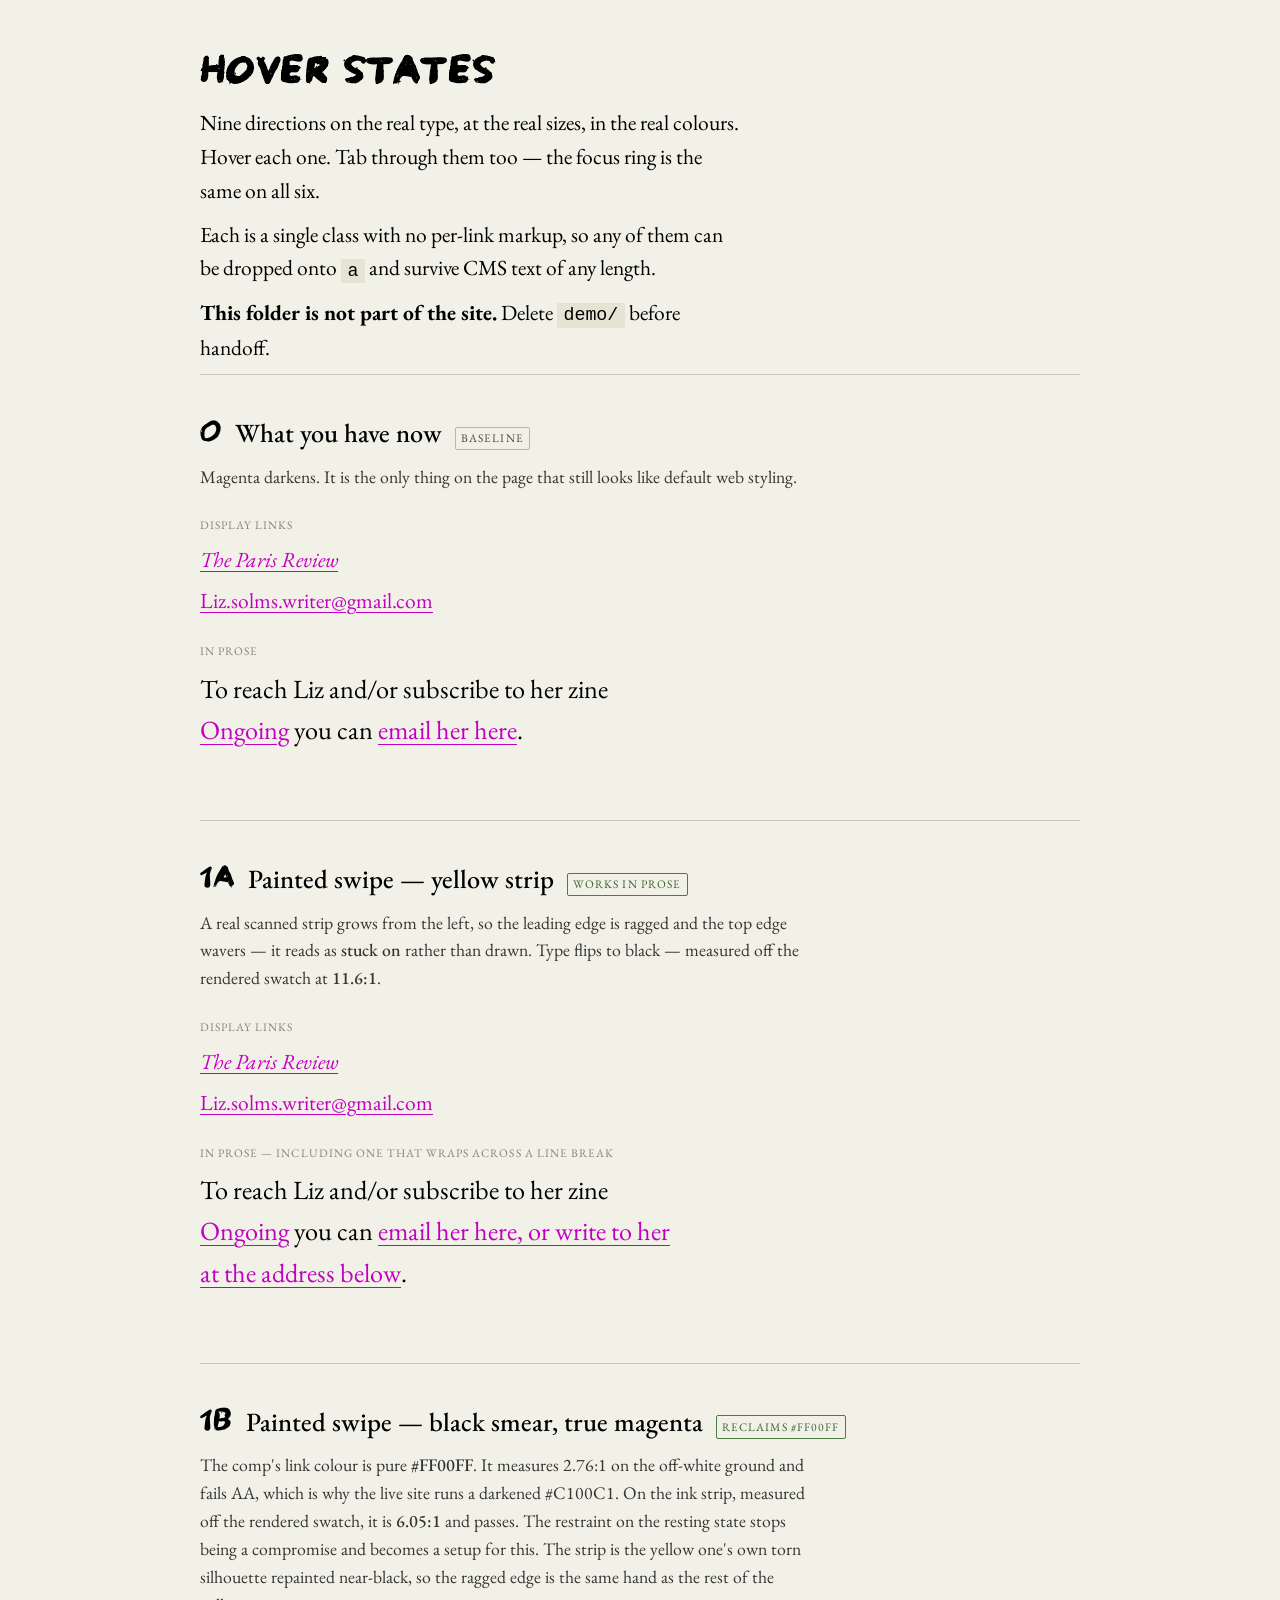
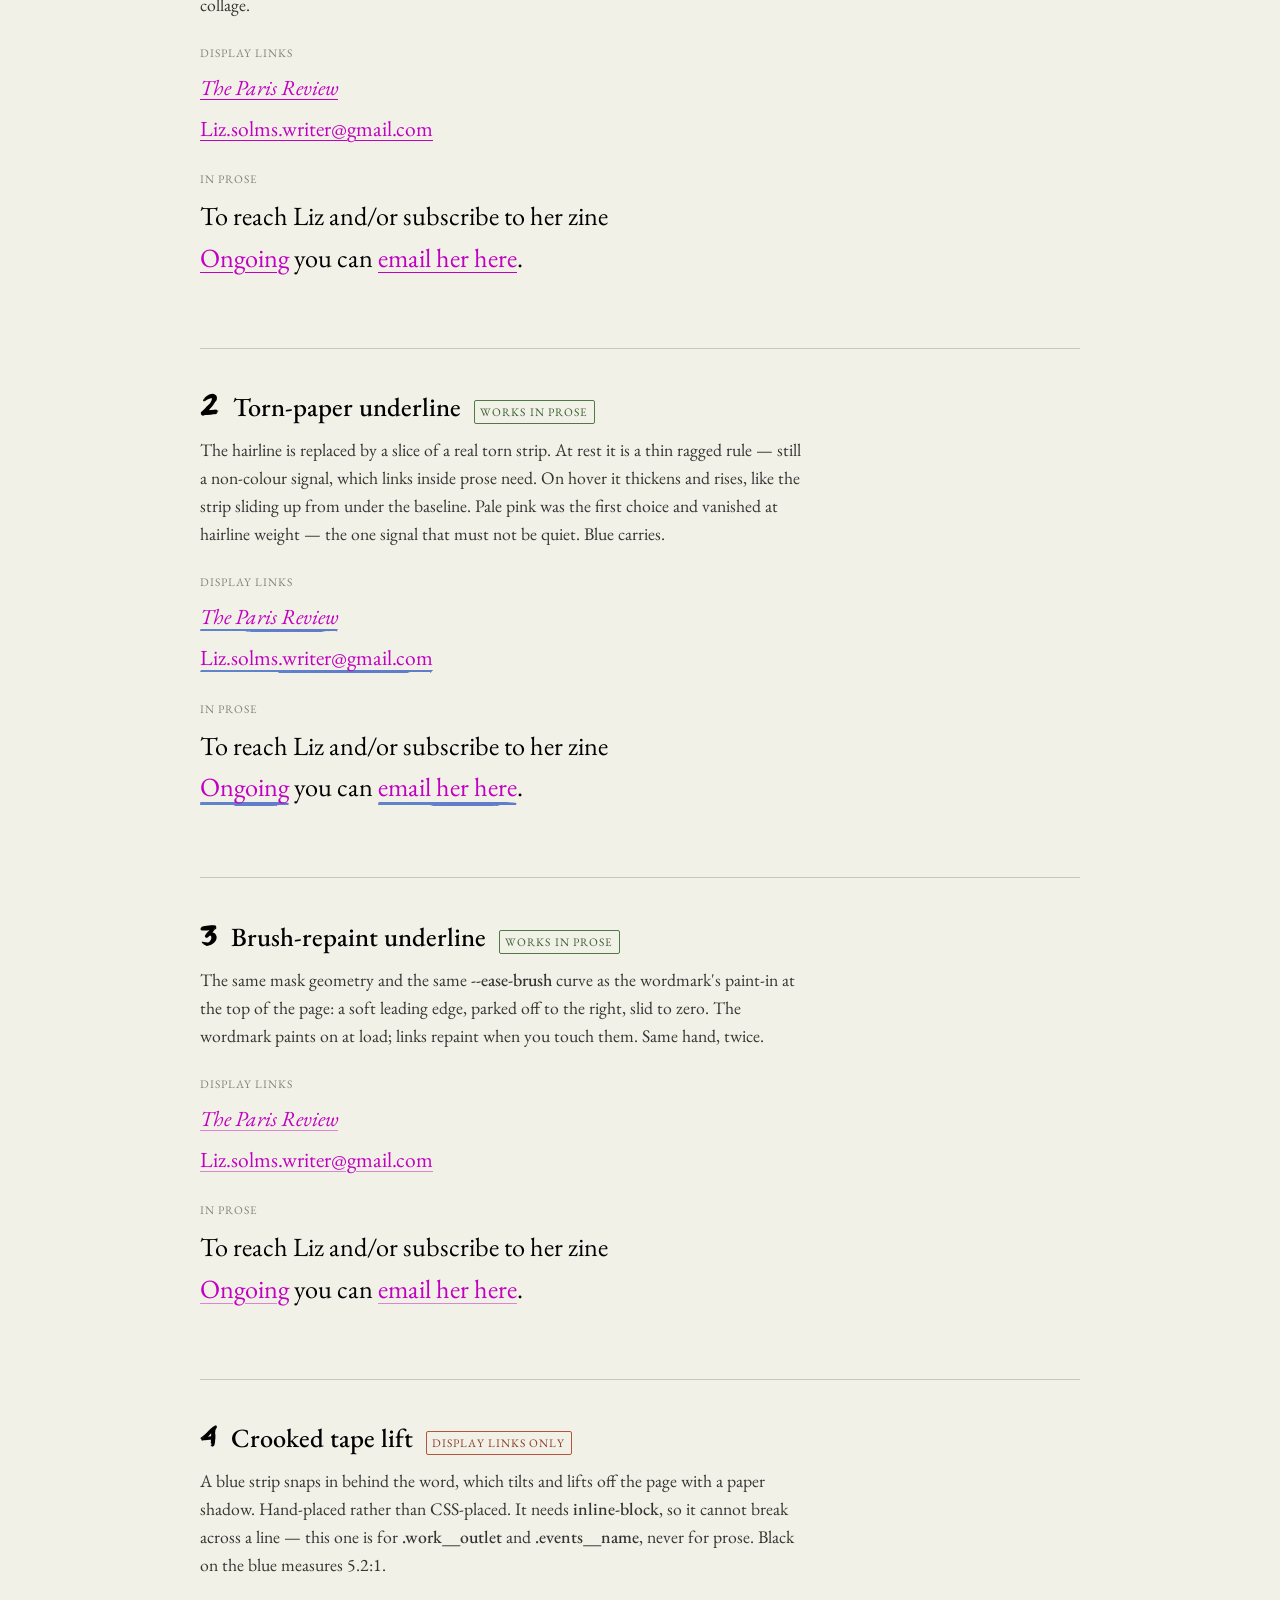
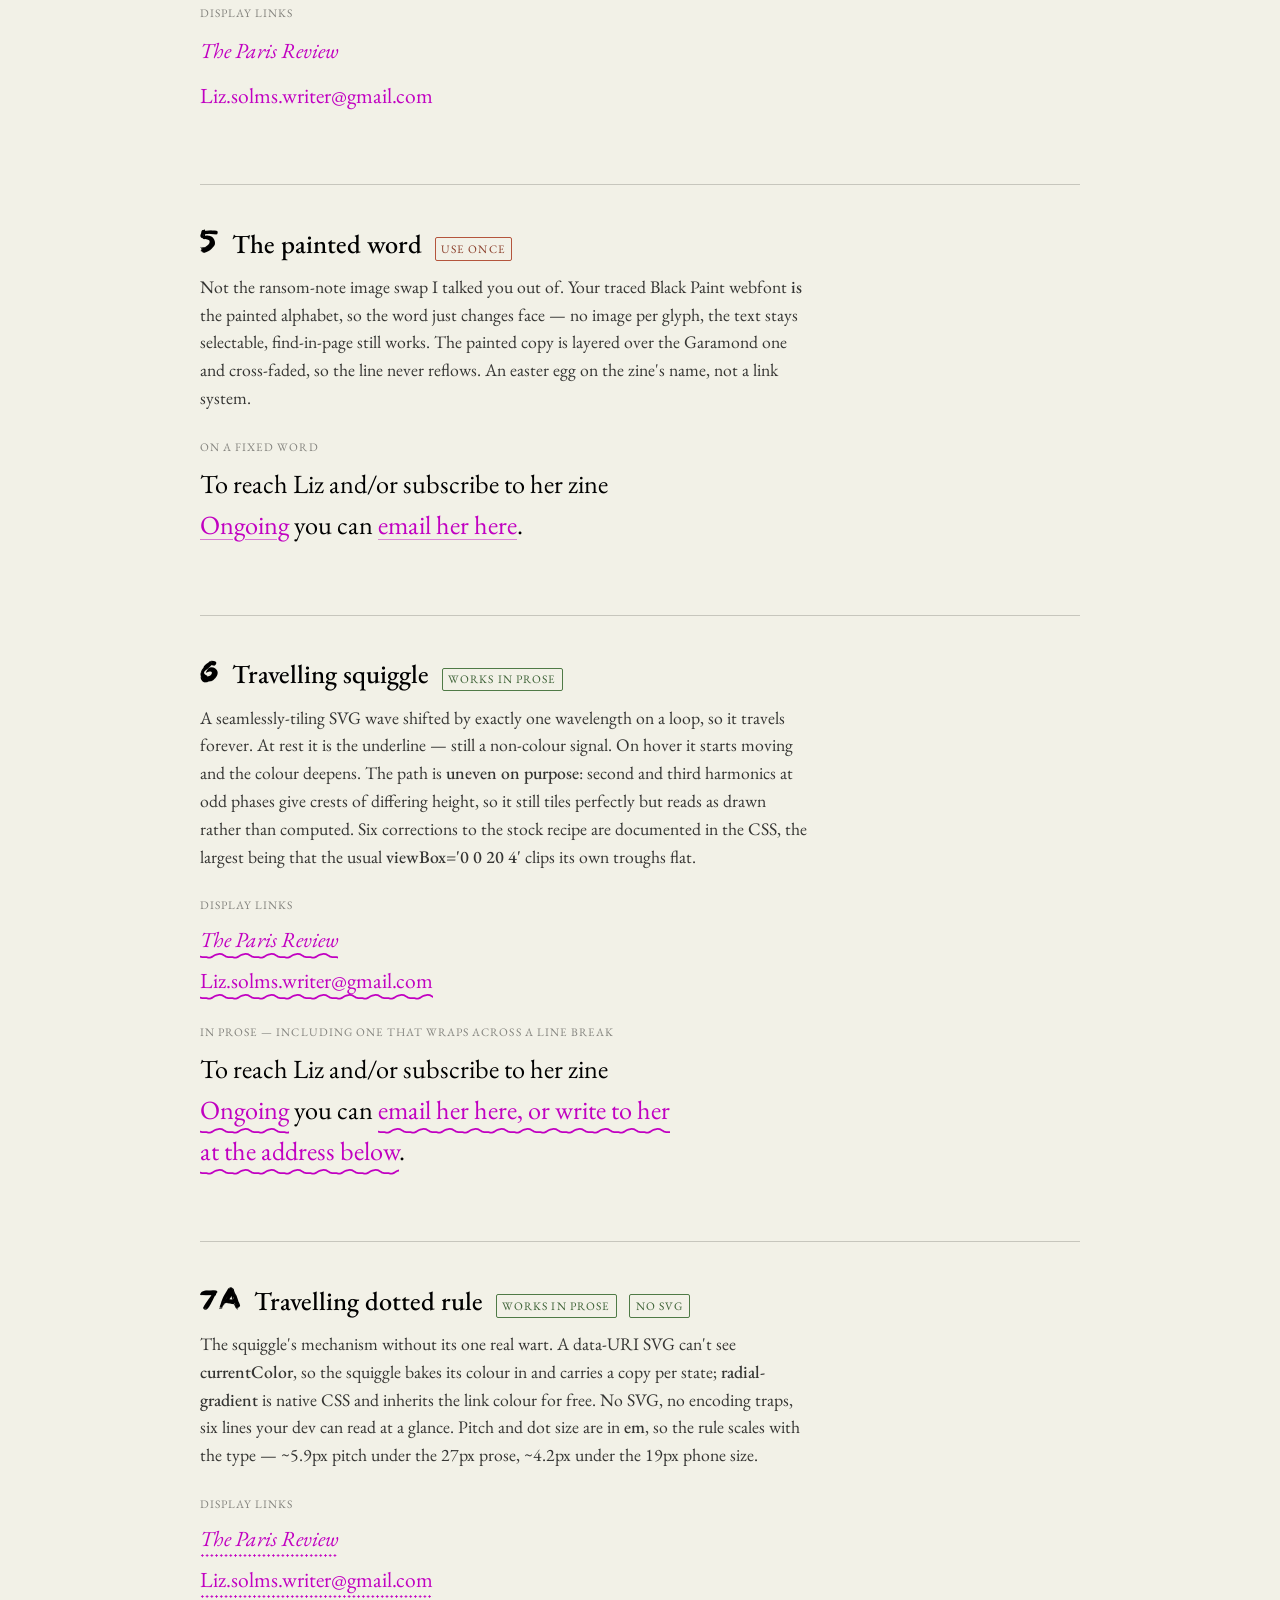
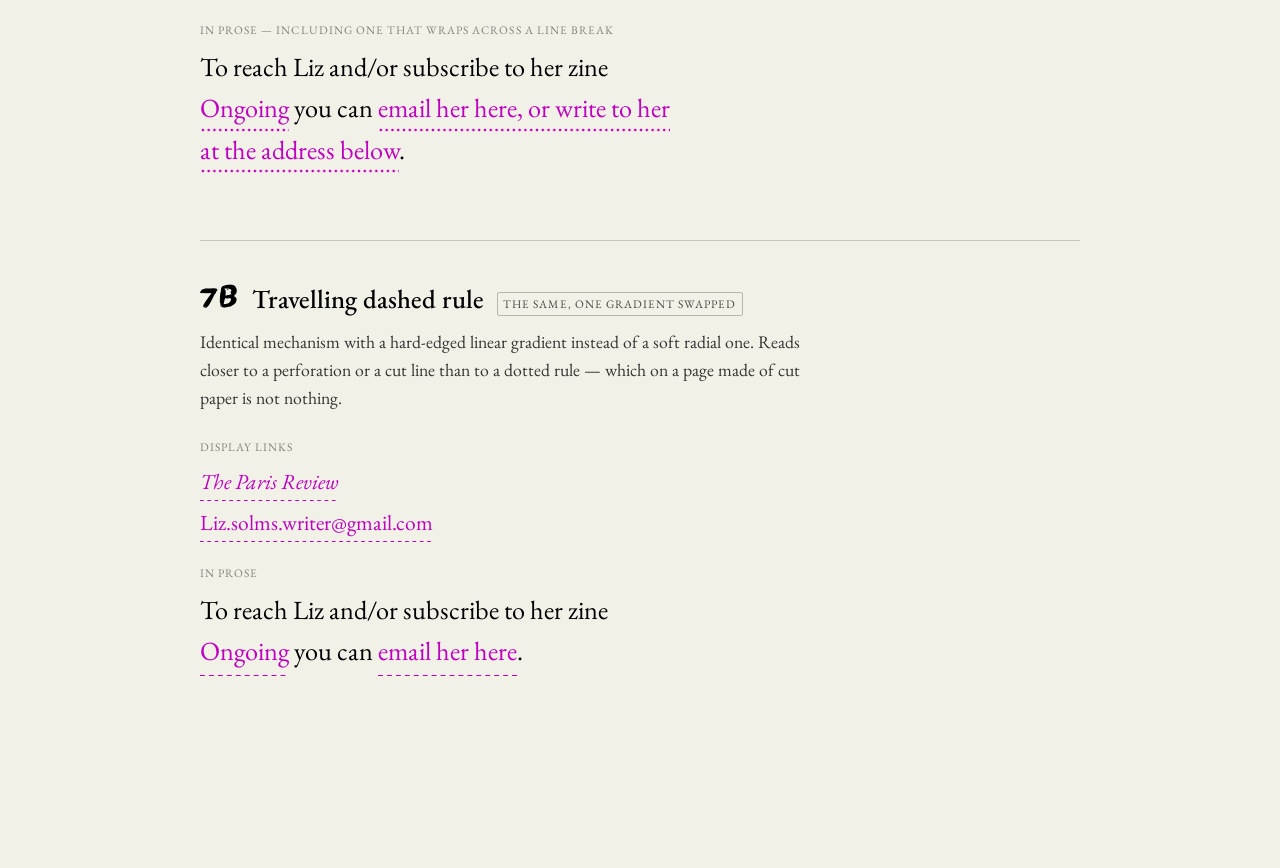
<file: demo/hover-states.html>
<!DOCTYPE html>
<html lang="en">
<head>
<meta charset="utf-8">
<meta name="viewport" content="width=device-width, initial-scale=1">
<title>Hover states — Liz Solms</title>
<meta name="robots" content="noindex">
<link rel="preload" href="../assets/fonts/black-paint-web.woff2" as="font" type="font/woff2" crossorigin>
<link rel="preconnect" href="https://fonts.googleapis.com">
<link rel="preconnect" href="https://fonts.gstatic.com" crossorigin>
<link rel="stylesheet" href="https://fonts.googleapis.com/css2?family=EB+Garamond:ital,wght@0,400;0,500;1,400&display=swap">
<link rel="stylesheet" href="../css/tokens.css">
<style>
/* ============================================================
   DEMO CHROME — not part of the site. Delete this folder
   before handing off.
   ============================================================ */
*, *::before, *::after { box-sizing: border-box; }
body {
  margin: 0; background: var(--c-ground); color: var(--c-ink);
  font-family: var(--font-body); font-size: var(--step-0);
  line-height: var(--leading-body);
  -webkit-font-smoothing: antialiased;
}
.wrap { max-width: 58rem; margin: 0 auto; padding: 3rem 1.5rem 8rem; }
.lede { max-width: 34rem; }
.lede h1 {
  font-family: var(--font-display); font-size: var(--step-3);
  letter-spacing: var(--tracking-display); line-height: 1.1;
  margin: 0 0 1rem;
}
.lede p { font-size: var(--step-0); margin: 0 0 0.6rem; }
.lede code { font-size: 0.85em; background: #E5E3D4; padding: 0.1em 0.35em; }

.card {
  border-top: 1px solid rgba(0,0,0,0.18);
  padding: 2.4rem 0 2.8rem;
}
.card__head { display: flex; gap: 0.8rem; align-items: baseline; flex-wrap: wrap; }
.card__num {
  font-family: var(--font-display); font-size: var(--step-2);
  letter-spacing: var(--tracking-display); line-height: 1;
}
.card__name { font-size: var(--step-1); font-weight: 500; }
.card__why { max-width: 38rem; margin: 0.5rem 0 1.6rem; opacity: 0.78; font-size: var(--step--1); }
.card__why b { font-weight: 500; opacity: 1; }

.tag {
  font-family: var(--font-body); font-size: 0.72rem; letter-spacing: 0.09em;
  text-transform: uppercase; border: 1px solid rgba(0,0,0,0.35);
  padding: 0.15em 0.5em; border-radius: 2px; line-height: 1.6; opacity: 0.7;
}
.tag--warn { border-color: #B4553C; color: #8A3E2A; opacity: 1; }
.tag--good { border-color: #4F7A46; color: #3C6135; opacity: 1; }

.specimen { margin-bottom: 1.5rem; }
.specimen__label {
  font-size: 0.72rem; letter-spacing: 0.09em; text-transform: uppercase;
  opacity: 0.45; margin-bottom: 0.5rem;
}

/* Display-scale specimen — mirrors .work__outlet / .events__name */
.display-links { font-size: var(--step-0); line-height: var(--leading-list); }
.display-links li { margin-bottom: 0.35rem; list-style: none; }
.display-links ul { margin: 0; padding: 0; }
.display-links em { font-style: italic; }

/* Prose specimen — mirrors .bio */
.prose-spec {
  font-size: var(--step-1); line-height: var(--leading-body);
  max-width: 30rem; margin: 0;
}

/* ============================================================
   THE HOVER STATES
   Each one is a single class. Nothing below needs per-link
   markup, and every one works on arbitrary text length.
   ============================================================ */

/* Shared resting state — identical to the live site today. */
.hv {
  color: var(--c-link);
  text-decoration-thickness: 1px;
  text-underline-offset: 0.18em;
}
.hv:focus-visible { outline: 2px solid var(--c-focus); outline-offset: 3px; border-radius: 2px; }

/* ---------- 0. CURRENT — the baseline you have now ---------- */
.hv--now { transition: color 120ms linear; }
@media (hover: hover) { .hv--now:hover { color: var(--c-link-hover); } }


/* ---------- 1a. PAINTED SWIPE — yellow strip, black type ----------
   The strip is the real scanned asset, so the leading edge is ragged
   and the top edge wavers. box-decoration-break:clone is what makes
   it survive a link that wraps across two lines: without it the
   browser paints ONE background across the whole inline box and the
   swipe on line two starts mid-stroke. */
.hv--swipe {
  background-image: url("../assets/images/strip-yellow-top.webp");
  background-repeat: no-repeat;
  background-position: left center;
  background-size: 0% 108%;
  -webkit-box-decoration-break: clone;
          box-decoration-break: clone;
  padding: 0.08em 0.22em;
  margin: 0 -0.22em;
  transition: background-size 340ms var(--ease-brush), color 200ms linear;
}
@media (hover: hover) {
  .hv--swipe:hover { background-size: 100% 108%; color: var(--c-ink); text-decoration-color: transparent; }
}

/* ---------- 1b. PAINTED SWIPE — black strip, TRUE magenta ----------
   The comp's link colour is #FF00FF. It measures 2.76:1 on the
   off-white ground, which is why the live site uses a darkened
   #C100C1. On the ink strip it measures 6.05:1 and passes — so
   the hover is the one place the real colour gets to exist.

   strip-ink.webp is the yellow strip's OWN torn silhouette repainted
   near-black, so the ragged edge is the same hand as the rest of the
   collage rather than a shape I invented. 4 KB. */
.hv--swipe-black {
  background-image: url("../assets/images/strip-ink.webp");
  background-repeat: no-repeat;
  background-position: left center;
  background-size: 0% 128%;
  -webkit-box-decoration-break: clone;
          box-decoration-break: clone;
  padding: 0.08em 0.24em;
  margin: 0 -0.24em;
  transition: background-size 380ms var(--ease-brush), color 220ms linear;
}
@media (hover: hover) {
  .hv--swipe-black:hover { background-size: 100% 128%; color: var(--c-link-comp); text-decoration-color: transparent; }
}

/* ---------- 2. TORN-PAPER UNDERLINE ----------
   The 1px hairline is replaced by a slice of a real torn strip. At
   rest it is a thin ragged rule — still a non-colour signal, which
   prose links need. On hover it thickens and rises.

   The pale pink strip was the first choice and had to go: at hairline
   weight it was almost invisible on the ground, and this is exactly
   the signal that must not be quiet. Blue carries. */
.hv--torn {
  text-decoration: none;
  background-image: url("../assets/images/strip-blue.webp");
  background-repeat: no-repeat;
  background-position: 0 92%;
  background-size: 100% 0.14em;
  -webkit-box-decoration-break: clone;
          box-decoration-break: clone;
  padding-bottom: 0.18em;
  transition: background-size 260ms var(--ease-settle),
              background-position 260ms var(--ease-settle);
}
@media (hover: hover) {
  .hv--torn:hover { background-size: 100% 0.46em; background-position: 0 96%; }
}

/* ---------- 3. BRUSH-REPAINT UNDERLINE ----------
   The same mask geometry as the wordmark's paint-in: a 250%-wide
   mask with a soft leading edge, parked off to the right and slid
   to 0. Same --ease-brush curve, so it is recognisably the same
   hand that painted the name at the top of the page. */
.hv--brush {
  position: relative;
  text-decoration-color: rgba(193,0,193,0.45);
  transition: color 200ms linear;
}
.hv--brush::after {
  content: "";
  position: absolute;
  left: -0.06em; right: -0.06em; bottom: -0.16em;
  height: 0.17em;
  background: currentColor;
  -webkit-mask-image: linear-gradient(90deg, #000 0, #000 40%, rgba(0,0,0,0) 55%);
          mask-image: linear-gradient(90deg, #000 0, #000 40%, rgba(0,0,0,0) 55%);
  -webkit-mask-size: 250% 100%;  mask-size: 250% 100%;
  -webkit-mask-repeat: no-repeat; mask-repeat: no-repeat;
  -webkit-mask-position: 100% center; mask-position: 100% center;
  transition: -webkit-mask-position 520ms var(--ease-brush),
                      mask-position 520ms var(--ease-brush);
  pointer-events: none;
}
@media (hover: hover) {
  .hv--brush:hover { color: var(--c-link-hover); }
  .hv--brush:hover::after { -webkit-mask-position: 0% center; mask-position: 0% center; }
}

/* ---------- 4. CROOKED TAPE LIFT ----------
   inline-block, so this one CANNOT go in running prose — an
   inline-block link will not break across lines and a rotation
   nudges the line box. Display-scale links only. */
.hv--tape {
  display: inline-block;
  position: relative;
  text-decoration: none;
  padding: 0.1em 0.3em;
  margin: 0 -0.3em;
  rotate: 0deg;
  translate: 0 0;
  transition: rotate 260ms var(--ease-settle), translate 260ms var(--ease-settle),
              filter 260ms var(--ease-settle), color 200ms linear;
}
.hv--tape::before {
  content: "";
  position: absolute; inset: 0;
  background: url("../assets/images/strip-blue.webp") no-repeat center / 100% 100%;
  z-index: -1;
  opacity: 0;
  scale: 0.86 0.7;
  transition: opacity 220ms linear, scale 300ms var(--ease-settle);
}
@media (hover: hover) {
  .hv--tape:hover {
    rotate: -0.9deg; translate: 0 -2px; color: var(--c-ink);
    filter: drop-shadow(0 3px 5px rgba(0,0,0,0.22));
  }
  .hv--tape:hover::before { opacity: 1; scale: 1 1; }
}

/* ---------- 5. THE PAINTED WORD ----------
   Not the ransom-note PNG swap. The traced Black Paint webfont IS
   the painted alphabet, so the word can simply change face — no
   image per glyph, text stays selectable, find-in-page still works.
   The painted copy is layered over the Garamond one and cross-faded
   so the line never reflows. Use once, on a fixed word. */
.hv--painted {
  position: relative;
  display: inline-block;
  text-decoration-color: rgba(193,0,193,0.5);
  transition: color 260ms linear;
}
.hv--painted::after {
  content: attr(data-word);
  position: absolute; inset: 0;
  display: grid; place-items: center;
  font-family: var(--font-display);
  font-size: 0.78em;
  letter-spacing: 0.02em;
  color: var(--c-ink);
  opacity: 0;
  scale: 0.96;
  rotate: -1.2deg;
  transition: opacity 300ms var(--ease-brush), scale 380ms var(--ease-settle),
              rotate 380ms var(--ease-settle);
  pointer-events: none;
}
@media (hover: hover) {
  .hv--painted:hover { color: transparent; text-decoration-color: transparent; }
  .hv--painted:hover::after { opacity: 1; scale: 1; rotate: 0.8deg; }
}

/* ---------- 6. TRAVELLING SQUIGGLE ----------
   The technique is the standard one and it is the right one: a
   seamlessly-tiling SVG wave as a repeating background, shifted by
   exactly one wavelength on a loop so it appears to travel forever.
   Native `text-decoration: wavy` cannot be animated at all, and gives
   no control over amplitude or wavelength, so it is not a route to
   this. Six things had to change from the stock recipe.

   1. HEADROOM IN THE viewBox. The usual snippet draws into
      `viewBox='0 0 20 4'` with a path whose second half dips to
      y~5.25 and a 2-unit stroke on top of that. Everything below y=4
      is clipped, so the troughs come out sliced flat and the result
      reads as a row of disconnected humps, not a squiggle. Rendered
      side by side the difference is not subtle. This viewBox is 8
      units tall for ink that spans 1.03-6.53.

   2. NO SNAP ON HOVER-OUT. Declaring the animation only inside
      :hover removes it the instant the cursor leaves, and the wave
      jumps back to phase zero from wherever it had got to. Declared
      always and held at `animation-play-state: paused` instead, so
      leaving freezes it exactly where it is — the same paused/running
      mechanism the text reveals use in motion.css.

   3. box-decoration-break: clone, or a link wrapping onto a second
      line gets one background stretched across the whole inline box
      and line two starts mid-wave.

   4. It travels WITH the reading direction (0 -> +26px). The stock
      version shifts negative, which reads as rewinding. One
      character.

   5. Half the speed. One wavelength per 1.1s rather than per 0.4s;
      at 0.4s a 26px wave reads as a vibration.

   6. An uneven path, not a pure sine. Same summed-harmonic trick as
      any wave, but with second and third harmonics at odd phases so
      the crests differ in height. It still tiles perfectly — every
      harmonic is periodic over the tile — while reading as something
      a hand drew. A mathematically clean sine reads as an effect.

   COST OF THE BACKGROUND APPROACH: a data-URI SVG cannot see
   `currentColor`, so the stroke colour is baked in and the two states
   need two copies. A mask on a pseudo-element would inherit the
   colour for free but cannot repeat per line box, and wrapping
   matters more here than saving 570 bytes. */
.hv--squiggle {
  text-decoration: none;
  background-image: url("data:image/svg+xml,%3Csvg xmlns=%27http://www.w3.org/2000/svg%27 viewBox=%270 0 26 8%27 preserveAspectRatio=%27none%27%3E%3Cpath fill=%27none%27 stroke=%27%23C100C1%27 stroke-width=%271.8%27 stroke-linecap=%27round%27 stroke-linejoin=%27round%27 d=%27M0,4.58C0.72,4.89 1.44,5.06 2.17,5.14C2.89,5.22 3.61,5.05 4.33,5.06C5.06,5.08 5.78,5.13 6.50,5.22C7.22,5.32 7.94,5.60 8.67,5.63C9.39,5.66 10.11,5.62 10.83,5.39C11.56,5.17 12.28,4.66 13.00,4.27C13.72,3.87 14.44,3.37 15.17,3.03C15.89,2.70 16.61,2.44 17.33,2.26C18.06,2.08 18.78,1.94 19.50,1.93C20.22,1.92 20.94,1.97 21.67,2.20C22.39,2.42 23.11,2.89 23.83,3.29C24.56,3.68 25.28,4.27 26.00,4.58%27/%3E%3C/svg%3E");
  background-repeat: repeat-x;
  background-position: 0 100%;
  background-size: 26px 8px;
  padding-bottom: 0.30em;
  -webkit-box-decoration-break: clone;
          box-decoration-break: clone;
  animation: squiggle-travel 1100ms linear infinite;
  animation-play-state: paused;
  transition: color 220ms linear;
}
@keyframes squiggle-travel {
  from { background-position:    0 100%; }
  to   { background-position: 26px 100%; }
}
@media (hover: hover) {
  .hv--squiggle:hover {
    color: var(--c-link-hover);
    background-image: url("data:image/svg+xml,%3Csvg xmlns=%27http://www.w3.org/2000/svg%27 viewBox=%270 0 26 8%27 preserveAspectRatio=%27none%27%3E%3Cpath fill=%27none%27 stroke=%27%238F008F%27 stroke-width=%271.8%27 stroke-linecap=%27round%27 stroke-linejoin=%27round%27 d=%27M0,4.58C0.72,4.89 1.44,5.06 2.17,5.14C2.89,5.22 3.61,5.05 4.33,5.06C5.06,5.08 5.78,5.13 6.50,5.22C7.22,5.32 7.94,5.60 8.67,5.63C9.39,5.66 10.11,5.62 10.83,5.39C11.56,5.17 12.28,4.66 13.00,4.27C13.72,3.87 14.44,3.37 15.17,3.03C15.89,2.70 16.61,2.44 17.33,2.26C18.06,2.08 18.78,1.94 19.50,1.93C20.22,1.92 20.94,1.97 21.67,2.20C22.39,2.42 23.11,2.89 23.83,3.29C24.56,3.68 25.28,4.27 26.00,4.58%27/%3E%3C/svg%3E");
    animation-play-state: running;
  }
}
/* The wave stays, the travel stops. A hover that vanishes under
   reduced motion is worse than one that simply holds still. */
@media (prefers-reduced-motion: reduce) {
  .hv--squiggle { animation: none; }
}


/* ---------- 7. TRAVELLING DOTTED RULE ----------
   Same idea as the squiggle, minus its one real wart. A repeating
   background shifted by exactly one period on a loop; matching the
   shift to `background-size` is what makes the cycle invisible.

   WHY THIS IS THE BETTER ENGINEERING. The squiggle needs an SVG,
   which means a data URI, and a data URI cannot see `currentColor` —
   so the stroke colour is baked in and every state carries its own
   570-byte copy. `radial-gradient` is a native CSS image and DOES
   take `currentColor`. No SVG, no data URI, no encoding traps, no
   second copy: the rule inherits the link colour, and the whole
   effect is six lines your dev can read at a glance.

   EVERYTHING IS IN em, so the rule scales with the type it sits
   under. At the 27px prose size the pitch lands at ~5.9px with a
   ~2.2px dot; at the 19px phone size it tightens to ~4.2px and
   ~1.5px, which is what a hairline rule should do rather than
   sitting at a fixed weight while the type shrinks around it.

   THE PITCH IS A TOKEN because the keyframe MUST travel exactly one
   period or the loop visibly stutters at the seam. One variable, used
   twice, so the two can never drift apart. This is the whole trick
   and it is the only thing to be careful about.

   SPEED. 700ms per period, about 8px/s. Slower than it sounds like it
   needs to be, deliberately: a regular pattern travelling too fast
   strobes — the eye reads it as juddering or briefly running
   backwards, the wagon-wheel effect. At this rate it reads as a
   current.

   Everything else is carried over from 6: paused at rest rather than
   declared inside :hover (so leaving freezes the dots where they are
   instead of snapping to phase zero), box-decoration-break so a
   wrapped link gets a complete rule on each line, hover gated on a
   real pointer, and reduced motion keeps the rule and drops the
   travel.

   ONE CONVENTION TO KNOW: browsers render <abbr title> with a dotted
   underline, so a dotted rule can read as "definition" rather than
   "link". There are no <abbr> elements on this page, and magenta plus
   motion settles it — but do not introduce one later. */
.hv--dotted {
  --dot-pitch: 0.22em;
  text-decoration: none;
  background-image: radial-gradient(circle, currentColor 0.04em, transparent 0.062em);
  background-repeat: repeat-x;
  background-position: 0 100%;
  background-size: var(--dot-pitch) var(--dot-pitch);
  padding-bottom: 0.28em;
  -webkit-box-decoration-break: clone;
          box-decoration-break: clone;
  animation: dots-travel 700ms linear infinite;
  animation-play-state: paused;
  transition: color 220ms linear;
}
@keyframes dots-travel {
  from { background-position: 0 100%; }
  to   { background-position: var(--dot-pitch) 100%; }
}
@media (hover: hover) {
  .hv--dotted:hover { color: var(--c-link-hover); animation-play-state: running; }
}

/* The dashed sibling. Identical mechanism, one gradient swapped — a
   hard-edged linear-gradient instead of a soft radial one. Reads
   closer to a perforation or a cut line than to a dotted rule, which
   on a page made of cut paper is not nothing. */
.hv--dashed {
  --dash-pitch: 0.34em;
  text-decoration: none;
  background-image: linear-gradient(90deg, currentColor 0.17em, transparent 0.17em);
  background-repeat: repeat-x;
  background-position: 0 100%;
  background-size: var(--dash-pitch) 0.065em;
  padding-bottom: 0.30em;
  -webkit-box-decoration-break: clone;
          box-decoration-break: clone;
  animation: dashes-travel 760ms linear infinite;
  animation-play-state: paused;
  transition: color 220ms linear;
}
@keyframes dashes-travel {
  from { background-position: 0 100%; }
  to   { background-position: var(--dash-pitch) 100%; }
}
@media (hover: hover) {
  .hv--dashed:hover { color: var(--c-link-hover); animation-play-state: running; }
}

@media (prefers-reduced-motion: reduce) {
  .hv--dotted, .hv--dashed { animation: none; }
}


/* ============================================================
   REDUCED MOTION — the state still changes, the travel does not.
   A hover that vanishes entirely is worse than one that snaps.
   ============================================================ */
@media (prefers-reduced-motion: reduce) {
  .hv, .hv::after, .hv::before { transition-duration: 1ms !important; }
}
</style>
</head>
<body>
<div class="wrap">

  <div class="lede">
    <h1>Hover states</h1>
    <p>Nine directions on the real type, at the real sizes, in the real colours.
       Hover each one. Tab through them too — the focus ring is the same on all six.</p>
    <p>Each is a single class with no per-link markup, so any of them can be
       dropped onto <code>a</code> and survive CMS text of any length.</p>
    <p><b>This folder is not part of the site.</b> Delete <code>demo/</code> before handoff.</p>
  </div>

  <!-- ===================================================== 0 -->
  <section class="card">
    <div class="card__head">
      <span class="card__num">0</span>
      <span class="card__name">What you have now</span>
      <span class="tag">baseline</span>
    </div>
    <p class="card__why">Magenta darkens. It is the only thing on the page that still
      looks like default web styling.</p>

    <div class="specimen">
      <div class="specimen__label">Display links</div>
      <div class="display-links"><ul>
        <li><a class="hv hv--now" href="#"><em>The Paris Review</em></a></li>
        <li><a class="hv hv--now" href="#">Liz.solms.writer@gmail.com</a></li>
      </ul></div>
    </div>
    <div class="specimen">
      <div class="specimen__label">In prose</div>
      <p class="prose-spec">To reach Liz and/or subscribe to her zine
        <a class="hv hv--now" href="#">Ongoing</a> you can
        <a class="hv hv--now" href="#">email her here</a>.</p>
    </div>
  </section>

  <!-- ===================================================== 1a -->
  <section class="card">
    <div class="card__head">
      <span class="card__num">1a</span>
      <span class="card__name">Painted swipe — yellow strip</span>
      <span class="tag tag--good">works in prose</span>
    </div>
    <p class="card__why">A real scanned strip grows from the left, so the leading edge is
      ragged and the top edge wavers — it reads as <b>stuck on</b> rather than drawn.
      Type flips to black — measured off the rendered swatch at <b>11.6:1</b>.</p>

    <div class="specimen">
      <div class="specimen__label">Display links</div>
      <div class="display-links"><ul>
        <li><a class="hv hv--swipe" href="#"><em>The Paris Review</em></a></li>
        <li><a class="hv hv--swipe" href="#">Liz.solms.writer@gmail.com</a></li>
      </ul></div>
    </div>
    <div class="specimen">
      <div class="specimen__label">In prose — including one that wraps across a line break</div>
      <p class="prose-spec">To reach Liz and/or subscribe to her zine
        <a class="hv hv--swipe" href="#">Ongoing</a> you can
        <a class="hv hv--swipe" href="#">email her here, or write to her at the address below</a>.</p>
    </div>
  </section>

  <!-- ===================================================== 1b -->
  <section class="card">
    <div class="card__head">
      <span class="card__num">1b</span>
      <span class="card__name">Painted swipe — black smear, true magenta</span>
      <span class="tag tag--good">reclaims #FF00FF</span>
    </div>
    <p class="card__why">The comp's link colour is pure <b>#FF00FF</b>. It measures 2.76:1 on
      the off-white ground and fails AA, which is why the live site runs a darkened #C100C1.
      On the ink strip, measured off the rendered swatch, it is <b>6.05:1</b> and passes. The restraint on the resting
      state stops being a compromise and becomes a setup for this. The strip is the yellow
      one's own torn silhouette repainted near-black, so the ragged edge is the same hand as
      the rest of the collage.</p>

    <div class="specimen">
      <div class="specimen__label">Display links</div>
      <div class="display-links"><ul>
        <li><a class="hv hv--swipe-black" href="#"><em>The Paris Review</em></a></li>
        <li><a class="hv hv--swipe-black" href="#">Liz.solms.writer@gmail.com</a></li>
      </ul></div>
    </div>
    <div class="specimen">
      <div class="specimen__label">In prose</div>
      <p class="prose-spec">To reach Liz and/or subscribe to her zine
        <a class="hv hv--swipe-black" href="#">Ongoing</a> you can
        <a class="hv hv--swipe-black" href="#">email her here</a>.</p>
    </div>
  </section>

  <!-- ===================================================== 2 -->
  <section class="card">
    <div class="card__head">
      <span class="card__num">2</span>
      <span class="card__name">Torn-paper underline</span>
      <span class="tag tag--good">works in prose</span>
    </div>
    <p class="card__why">The hairline is replaced by a slice of a real torn strip. At rest it
      is a thin ragged rule — still a non-colour signal, which links inside prose need. On
      hover it thickens and rises, like the strip sliding up from under the baseline.
      Pale pink was the first choice and vanished at hairline weight — the one signal that
      must not be quiet. Blue carries.</p>

    <div class="specimen">
      <div class="specimen__label">Display links</div>
      <div class="display-links"><ul>
        <li><a class="hv hv--torn" href="#"><em>The Paris Review</em></a></li>
        <li><a class="hv hv--torn" href="#">Liz.solms.writer@gmail.com</a></li>
      </ul></div>
    </div>
    <div class="specimen">
      <div class="specimen__label">In prose</div>
      <p class="prose-spec">To reach Liz and/or subscribe to her zine
        <a class="hv hv--torn" href="#">Ongoing</a> you can
        <a class="hv hv--torn" href="#">email her here</a>.</p>
    </div>
  </section>

  <!-- ===================================================== 3 -->
  <section class="card">
    <div class="card__head">
      <span class="card__num">3</span>
      <span class="card__name">Brush-repaint underline</span>
      <span class="tag tag--good">works in prose</span>
    </div>
    <p class="card__why">The same mask geometry and the same <b>--ease-brush</b> curve as the
      wordmark's paint-in at the top of the page: a soft leading edge, parked off to the
      right, slid to zero. The wordmark paints on at load; links repaint when you touch
      them. Same hand, twice.</p>

    <div class="specimen">
      <div class="specimen__label">Display links</div>
      <div class="display-links"><ul>
        <li><a class="hv hv--brush" href="#"><em>The Paris Review</em></a></li>
        <li><a class="hv hv--brush" href="#">Liz.solms.writer@gmail.com</a></li>
      </ul></div>
    </div>
    <div class="specimen">
      <div class="specimen__label">In prose</div>
      <p class="prose-spec">To reach Liz and/or subscribe to her zine
        <a class="hv hv--brush" href="#">Ongoing</a> you can
        <a class="hv hv--brush" href="#">email her here</a>.</p>
    </div>
  </section>

  <!-- ===================================================== 4 -->
  <section class="card">
    <div class="card__head">
      <span class="card__num">4</span>
      <span class="card__name">Crooked tape lift</span>
      <span class="tag tag--warn">display links only</span>
    </div>
    <p class="card__why">A blue strip snaps in behind the word, which tilts and lifts off the
      page with a paper shadow. Hand-placed rather than CSS-placed. It needs
      <b>inline-block</b>, so it cannot break across a line — this one is for
      <b>.work__outlet</b> and <b>.events__name</b>, never for prose. Black on the blue
      measures 5.2:1.</p>

    <div class="specimen">
      <div class="specimen__label">Display links</div>
      <div class="display-links"><ul>
        <li><a class="hv hv--tape" href="#"><em>The Paris Review</em></a></li>
        <li><a class="hv hv--tape" href="#">Liz.solms.writer@gmail.com</a></li>
      </ul></div>
    </div>
  </section>

  <!-- ===================================================== 5 -->
  <section class="card">
    <div class="card__head">
      <span class="card__num">5</span>
      <span class="card__name">The painted word</span>
      <span class="tag tag--warn">use once</span>
    </div>
    <p class="card__why">Not the ransom-note image swap I talked you out of. Your traced
      Black Paint webfont <b>is</b> the painted alphabet, so the word just changes face — no
      image per glyph, the text stays selectable, find-in-page still works. The painted copy
      is layered over the Garamond one and cross-faded, so the line never reflows.
      An easter egg on the zine's name, not a link system.</p>

    <div class="specimen">
      <div class="specimen__label">On a fixed word</div>
      <p class="prose-spec">To reach Liz and/or subscribe to her zine
        <a class="hv hv--painted" data-word="Ongoing" href="#">Ongoing</a> you can
        <a class="hv hv--brush" href="#">email her here</a>.</p>
    </div>
  </section>

<!-- ===================================================== 6 -->
  <section class="card">
    <div class="card__head">
      <span class="card__num">6</span>
      <span class="card__name">Travelling squiggle</span>
      <span class="tag tag--good">works in prose</span>
    </div>
    <p class="card__why">A seamlessly-tiling SVG wave shifted by exactly one wavelength on a
      loop, so it travels forever. At rest it is the underline — still a non-colour signal.
      On hover it starts moving and the colour deepens. The path is <b>uneven on purpose</b>:
      second and third harmonics at odd phases give crests of differing height, so it still
      tiles perfectly but reads as drawn rather than computed. Six corrections to the stock
      recipe are documented in the CSS, the largest being that the usual
      <b>viewBox='0 0 20 4'</b> clips its own troughs flat.</p>

    <div class="specimen">
      <div class="specimen__label">Display links</div>
      <div class="display-links"><ul>
        <li><a class="hv hv--squiggle" href="#"><em>The Paris Review</em></a></li>
        <li><a class="hv hv--squiggle" href="#">Liz.solms.writer@gmail.com</a></li>
      </ul></div>
    </div>
    <div class="specimen">
      <div class="specimen__label">In prose — including one that wraps across a line break</div>
      <p class="prose-spec">To reach Liz and/or subscribe to her zine
        <a class="hv hv--squiggle" href="#">Ongoing</a> you can
        <a class="hv hv--squiggle" href="#">email her here, or write to her at the address below</a>.</p>
    </div>
  </section>

<!-- ===================================================== 7 -->
  <section class="card">
    <div class="card__head">
      <span class="card__num">7a</span>
      <span class="card__name">Travelling dotted rule</span>
      <span class="tag tag--good">works in prose</span>
      <span class="tag tag--good">no SVG</span>
    </div>
    <p class="card__why">The squiggle's mechanism without its one real wart. A data-URI SVG
      can't see <b>currentColor</b>, so the squiggle bakes its colour in and carries a copy per
      state; <b>radial-gradient</b> is native CSS and inherits the link colour for free. No SVG,
      no encoding traps, six lines your dev can read at a glance. Pitch and dot size are in
      <b>em</b>, so the rule scales with the type — ~5.9px pitch under the 27px prose, ~4.2px
      under the 19px phone size.</p>

    <div class="specimen">
      <div class="specimen__label">Display links</div>
      <div class="display-links"><ul>
        <li><a class="hv hv--dotted" href="#"><em>The Paris Review</em></a></li>
        <li><a class="hv hv--dotted" href="#">Liz.solms.writer@gmail.com</a></li>
      </ul></div>
    </div>
    <div class="specimen">
      <div class="specimen__label">In prose — including one that wraps across a line break</div>
      <p class="prose-spec">To reach Liz and/or subscribe to her zine
        <a class="hv hv--dotted" href="#">Ongoing</a> you can
        <a class="hv hv--dotted" href="#">email her here, or write to her at the address below</a>.</p>
    </div>
  </section>

  <section class="card">
    <div class="card__head">
      <span class="card__num">7b</span>
      <span class="card__name">Travelling dashed rule</span>
      <span class="tag">the same, one gradient swapped</span>
    </div>
    <p class="card__why">Identical mechanism with a hard-edged linear gradient instead of a soft
      radial one. Reads closer to a perforation or a cut line than to a dotted rule — which on a
      page made of cut paper is not nothing.</p>

    <div class="specimen">
      <div class="specimen__label">Display links</div>
      <div class="display-links"><ul>
        <li><a class="hv hv--dashed" href="#"><em>The Paris Review</em></a></li>
        <li><a class="hv hv--dashed" href="#">Liz.solms.writer@gmail.com</a></li>
      </ul></div>
    </div>
    <div class="specimen">
      <div class="specimen__label">In prose</div>
      <p class="prose-spec">To reach Liz and/or subscribe to her zine
        <a class="hv hv--dashed" href="#">Ongoing</a> you can
        <a class="hv hv--dashed" href="#">email her here</a>.</p>
    </div>
  </section>

</div>
</body>
</html>
</file>
<file: css/tokens.css>
/* ============================================================
   LIZ SOLMS — DESIGN TOKENS
   ============================================================ */

/* ---------- WEBFONT ----------
   Black-Paint ships only as a 40 MB bitmap OTF that no browser can use
   as a webfont. This WOFF2 was generated by tools/trace_font.py, which
   traces the font's embedded bitmaps into real outlines and keeps the
   original advance widths. Optical weight matches the source within 1.5%.
   font-display:swap => text is readable in the fallback face while the
   105 KB font downloads, rather than showing nothing. */
@font-face {
  font-family: "Black Paint Web";
  src: url("../assets/fonts/black-paint-web.woff2") format("woff2");
  font-weight: 400;
  font-style: normal;
  font-display: swap;
}

/* ---------- BODY WEBFONT: EB Garamond, self-hosted ----------
   These are the exact binaries Google Fonts serves, taken from the
   @fontsource/eb-garamond package (which repackages the google/fonts
   repo), not from a distro package. That distinction matters: the
   Debian `fonts-ebgaramond` OTFs are Duffner's v0.016 with an hhea
   ascent of 710 against Google's 1007, so anything measured against
   them is measured against a different box.

   WHY SELF-HOST. It is not really about bytes — the browser fetches
   the same ~49 KB either way. It is about the waterfall and the third
   party. From the CDN the chain is HTML -> CSS on fonts.googleapis.com
   -> font on fonts.gstatic.com: three round trips across two new
   origins, each needing DNS, TCP and TLS, and the CSS request blocks
   the font request behind it. Self-hosted it is HTML -> font, same
   origin, already warm, and preloadable so it starts immediately
   rather than after the CSS parses. It also stops every visitor's IP
   going to Google, which is the question the developer would
   otherwise have to answer for an EU audience.

   ONLY WEIGHT 400. The old CDN request asked for 400, 500 and 400
   italic. Nothing on this page uses 500 — the two `font-weight: 400`
   declarations in style.css exist to hold headings AT 400 — so the
   500 faces are simply not shipped.

   BOTH SUBSETS, LOADED ON DEMAND. latin covers everything currently
   on the page (including the em dash and ellipsis); latin-ext carries
   the accented characters a CMS will eventually introduce. The
   unicode-range descriptors are copied from Google's own CSS, so the
   browser downloads latin-ext only if a character actually needs it —
   it costs nothing until it is used. Do NOT subset these files to the
   glyphs currently on the page: the text is CMS-driven and the first
   unusual character would fall back to Times.

   font-display: swap — text renders immediately in the fallback and
   reflows when the face arrives, rather than showing nothing. */

@font-face {
  font-family: "EB Garamond";
  src: url("../assets/fonts/eb-garamond-latin-400-normal.woff2") format("woff2");
  font-weight: 400;
  font-style: normal;
  font-display: swap;
  unicode-range: U+0000-00FF, U+0131, U+0152-0153, U+02BB-02BC, U+02C6,
    U+02DA, U+02DC, U+0304, U+0308, U+0329, U+2000-206F, U+20AC, U+2122,
    U+2191, U+2193, U+2212, U+2215, U+FEFF, U+FFFD;
}
@font-face {
  font-family: "EB Garamond";
  src: url("../assets/fonts/eb-garamond-latin-ext-400-normal.woff2") format("woff2");
  font-weight: 400;
  font-style: normal;
  font-display: swap;
  unicode-range: U+0100-02BA, U+02BD-02C5, U+02C7-02CC, U+02CE-02D7,
    U+02DD-02FF, U+0304, U+0308, U+0329, U+1D00-1DBF, U+1E00-1E9F,
    U+1EF2-1EFF, U+2020, U+20A0-20AB, U+20AD-20C0, U+2113, U+2C60-2C7F,
    U+A720-A7FF;
}
@font-face {
  font-family: "EB Garamond";
  src: url("../assets/fonts/eb-garamond-latin-400-italic.woff2") format("woff2");
  font-weight: 400;
  font-style: italic;
  font-display: swap;
  unicode-range: U+0000-00FF, U+0131, U+0152-0153, U+02BB-02BC, U+02C6,
    U+02DA, U+02DC, U+0304, U+0308, U+0329, U+2000-206F, U+20AC, U+2122,
    U+2191, U+2193, U+2212, U+2215, U+FEFF, U+FFFD;
}
@font-face {
  font-family: "EB Garamond";
  src: url("../assets/fonts/eb-garamond-latin-ext-400-italic.woff2") format("woff2");
  font-weight: 400;
  font-style: italic;
  font-display: swap;
  unicode-range: U+0100-02BA, U+02BD-02C5, U+02C7-02CC, U+02CE-02D7,
    U+02DD-02FF, U+0304, U+0308, U+0329, U+1D00-1DBF, U+1E00-1E9F,
    U+1EF2-1EFF, U+2020, U+20A0-20AB, U+20AD-20C0, U+2113, U+2C60-2C7F,
    U+A720-A7FF;
}

/* Licence: SIL Open Font License 1.1. The OFL requires the licence
   and copyright notice to travel with the font, which is what
   assets/fonts/EB-Garamond-OFL.txt is for. Do not delete it. */


/* The single source of truth for the visual system.
   Every colour below was sampled directly from "Liz Solms Page.pdf". */

:root {

  /* ---------- COLOUR: surfaces ---------- */
  --c-ground:        #F2F1E7;  /* page background — warm off-white */
  --c-ink:           #000000;  /* body + headings, 18.5:1 on ground */

  /* ---------- COLOUR: collage accents ---------- */
  /* Sampled from the artwork. Used for UI that must match the collage. */
  --c-green:         #8FD337;  /* PURCHASE blob */
  --c-blue:          #607CCC;  /* diagonal + strip */
  --c-yellow:        #DCBE4F;  /* vertical torn strips */
  --c-sage:          #91B1A0;  /* contact panel */
  --c-pink-pale:     #E0C4C1;  /* horizontal strip */

  /* ---------- COLOUR: interactive ---------- */
  /* The comp uses pure magenta #FF00FF for links. That is only 2.76:1
     against the ground — it fails WCAG AA (4.5:1 required for body text).
     --c-link is a darkened magenta that holds the same hue and passes
     at 4.58:1. --c-link-comp preserves the original for reference. */
  --c-link:          #C100C1;  /* 4.58:1 on ground — PASSES AA      */
  --c-link-hover:    #8F008F;  /* deeper on hover, 8.1:1            */
  --c-link-comp:     #FF00FF;  /* original comp value — fails AA    */
  --c-focus:         #000000;  /* focus ring, high contrast on all  */

  /* ---------- COLOUR: text selection ---------- */
  /* Sage was chosen over the pink, yellow and green: at 2.06:1 against the
     ground it is the only palette colour far enough from the page to read
     unmistakably as "selected". Black text on it is 9.0:1.
     --c-selection-text forces selected text to black — magenta links would
     otherwise sit at 2.2:1 on the highlight and turn to mud. */
  --c-selection:      #91B1A0;
  --c-selection-text: #000000;

  /* ---------- TYPE: families ---------- */
  /* Display = the traced Black Paint webfont (see @font-face above).
     Body = a Garamond. The comp uses Apple Garamond, which is Apple
     proprietary and cannot be licensed for web use. EB Garamond is the
     closest open substitute, and is now self-hosted from
     assets/fonts/ rather than pulled from Google's CDN — see the
     @font-face block above. */
  --font-display: "Black Paint Web", "EB Garamond", Georgia, serif;
  --font-body:    "EB Garamond", "Apple Garamond", Garamond, Georgia,
                  "Times New Roman", serif;

  /* ---------- TYPE: fluid scale ----------
     Max values are MEASURED off the comp at 1366px — found by scanning the
     rendered PDF for text rows and reading ink height and line spacing,
     not estimated by eye:

        wordmark      ~58px   line spacing 65px
        bio prose     ~27px   line spacing 43px  (1.57)
        work list     ~22px   line spacing 37px  (1.64)
        contact       ~34px   line spacing 45px  (1.28 — deliberately tight)

     This is large for web body copy, and it is the whole reason the comp
     breathes: fewer words per line, more room above the text for the
     paint. Ratio ~1.22 between steps.

     Minimums are set for a 390px phone, where 27px prose would leave about
     six words per line. clamp() rides between the two.

     Each slope is solved so the preferred value equals the MAXIMUM exactly
     at 1366 — the design width. The first pass eyeballed the coefficients
     and every step landed 5-8% short there (list text 20.8px against the
     comp's 22, prose 25.5 against 27), which read as the whole page being
     slightly too small. Formula: slope = (max - min) / (1366 - 390),
     intercept = min - slope x 390. */
  --step--1:  clamp(0.94rem, 0.863rem + 0.307vw, 1.13rem);  /* 15 → 18px */
  --step-0:   clamp(1.06rem, 0.938rem + 0.512vw, 1.38rem);  /* 17 → 22px  lists */
  --step-1:   clamp(1.19rem, 0.988rem + 0.820vw, 1.69rem);  /* 19 → 27px  prose */
  --step-2:   clamp(1.31rem, 1.013rem + 1.230vw, 2.06rem);  /* 21 → 33px  contact */
  --step-3:   clamp(1.50rem, 1.100rem + 1.639vw, 2.50rem);  /* 24 → 40px */
  --step-4:   clamp(2.00rem, 1.351rem + 2.664vw, 3.63rem);  /* 32 → 58px  wordmark */

  /* Leading tightens as type grows — a 3rem wordmark needs proportionally
     less room between lines than 1rem body copy. */
  --leading-tight:   1.12;   /* wordmark — comp measures 65/58 */
  --leading-heading: 1.18;
  --leading-body:    1.57;   /* comp: 43px on 27px prose */
  --leading-list:    1.64;   /* comp: 37px on 22px list items */
  --leading-contact: 1.36;   /* comp sets the contact block tight */

  /* Solved from the comp, per role, by fitting rendered string widths at a
     size pinned from cap height (tracking does not affect cap height, so
     the two can be separated).

     The wordmark is the outlier and was badly under-tracked at 0.05em:
     "LIZ" fitted 0.367em and "SOLMS" 0.373em independently. That wide
     spacing IS the wordmark — at 0.05em it read as a heading, not a name.

     Section headings went the other way: the comp measures 0.022-0.031em
     where I had 0.06em. */
  --tracking-wordmark: 0.37em;
  --tracking-display:  0.03em;   /* section headings */
  --tracking-cta:      0.05em;   /* SMALL HOT ROOMS on the blob */

  /* ---------- SPACING: 8px base, fluid at the large end ---------- */
  /* Small increments stay fixed (they sit inside components, where a
     shifting value just looks unstable). The large ones — the gaps
     between sections — scale with the viewport so the page doesn't feel
     cavernous on a phone or cramped on a desktop. */
  --space-2xs: 0.25rem;   /*  4px */
  --space-xs:  0.5rem;    /*  8px */
  --space-s:   1rem;      /* 16px */
  --space-m:   1.5rem;    /* 24px */
  --space-l:   clamp(1.75rem, 1.35rem + 1.7vw, 2.5rem);   /* 28 → 40px */
  --space-xl:  clamp(2.5rem,  1.70rem + 3.4vw, 4rem);     /* 40 → 64px */
  --space-2xl: clamp(3.5rem,  2.17rem + 5.7vw, 6rem);     /* 56 → 96px */

  /* ---------- LAYERS ----------
     A named stacking scale. The collage is not one flat plane behind the
     content — some art sits under the writing, some on top of it.

     The order is read off the comp material by material, which is how the
     collage was physically assembled: torn paper down first, painted marks
     onto the paper, coloured strips over those, photographs on top.

     Every decorative element declares its layer explicitly. Left implicit,
     DOM order decides the stacking by accident — which is what put the
     cream paper over the blue strip and washed it out. */
  --z-paper:       1;   /* torn paper panels — the base of the collage    */
  --z-paint:       2;   /* painted marks laid onto the paper              */
  --z-strip:       3;   /* coloured strips, over the papers               */
  --z-photo-back:  4;   /* the frond photograph                           */
  --z-splatter:    5;   /* wet paint flicked over the photographs          */
  --z-content:    20;   /* text, and images that ARE content              */
  --z-art-front:  30;   /* reserved: art over the content. Nothing uses it
                           — in the comp the splatter stops at Liz's
                           silhouette, so it sits below her, not above.  */
  --z-ui:         50;   /* skip link, focus affordances                 */

  /* Kept as an alias so nothing silently loses its layer. */
  --z-backdrop:    1;

  /* ---------- DEPTH ----------
     How fast a layer travels outward as the window grows past the 1366
     design width. 0 = stays with the writing. 1 = welded to the window
     edge, so edge art keeps its crop no matter how wide the screen.
     Values between the two give parallax on resize: near layers drift a
     little, far layers a lot, and the collage reads as having depth
     instead of being one flat plane that stretches. */
  --depth-flat: 0;      /* text, and art that belongs to it   */
  --depth-near: 0.25;   /* backdrops just behind the writing  */
  --depth-mid:  0.5;    /* the middle ground                  */
  --depth-far:  1;      /* welded to the window edge          */

  /* ---------- LAYOUT ---------- */
  --design-width:  1366px;  /* artboard width of the original comp */
  /* Comp runs body copy to 758px. At 27px that is ~56 characters — well
     inside the comfortable 45–75ch range, just set larger than usual. */
  --measure:       56ch;
  /* Comp sets its left margin at x72–90 on a 1366 page; 3.5rem (56px) ran
     the whole page 16px tight against it. */
  --gutter:        clamp(1.25rem, 5.3vw, 4.5rem);

  /* ---------- MOTION ----------
     Every value the animation pass uses lives here, so the whole site's
     motion can be retuned — or switched off — from one place.

     One dial does almost all the work:
       --drift-max  distance the farthest collage layer travels on scroll.
                    Set to 0 for no parallax at all.

     There is deliberately no idle-motion dial — the collage moves only
     while the reader scrolls. See motion.css section 3. */

  /* The wordmark's easing was the first thing that went wrong. An
     asymmetric "fast out, slow settle" curve spends 80% of its time on the
     last 15% of the sweep, so a 1.1s paint-in finished visibly in about
     300ms and read as a flash. This curve is near-linear through the
     middle — the brush travels at a steady rate and only eases at the
     ends, which is how a hand actually moves. */
  --ease-brush:  cubic-bezier(0.42, 0.05, 0.42, 0.96);  /* near-linear middle */
  --ease-settle: cubic-bezier(0.16, 0.84, 0.24, 1);

  /* A gentle S rather than a pure ease-out. An ease-out starts at full
     speed, and on a fade that reads as a snap followed by a long tail — the
     eye catches the start and then waits. Easing in a little at both ends
     means the reveal has no hard edge anywhere in it, which is most of what
     "softer" means for opacity. */
  --ease-out:  cubic-bezier(0.38, 0.06, 0.24, 1);
  --ease-wipe: cubic-bezier(0.36, 0.08, 0.28, 1);

  /* SCROLLED-INTO-VIEW durations. Still brisk: a drawn-out fade on a text
     block means the reader is waiting to read something already in front of
     them. The wipe is longer than the line fade only because it has several
     lines to travel across: the bio is three paragraphs and about sixteen
     lines, and the edge has to cross all of them. Any single line inside it
     still resolves in roughly a third of a second, and the edge stays ahead
     of anyone reading top-down — which is the point of revealing in reading
     order rather than all at once. */
  --dur-line:   620ms;   /* a heading or one list item              */
  --dur-wipe:  1900ms;   /* a whole prose block, line by line       */
  --dur-settle: 800ms;   /* the purchase blob                       */

  /* FIRST-SCREEN durations, used only for what is already visible when the
     page loads. Everything above the fold arrives in one go, with no
     scrolling to space it out, so the same timings that feel considered
     one block at a time feel like a burst all at once. These are longer,
     and js/motion.js spaces the blocks much further apart. */
  --dur-line-load:  820ms;
  --dur-wipe-load: 2500ms;

  --dur-paint: 2400ms;   /* the wordmark being brushed on at load   */

  /* ---------- LINK RULE ----------
     The underline is a dashed rule drawn as a repeating background
     rather than a text-decoration, so it can travel on hover.

     ALL FOUR VALUES ARE IN em, so the rule scales with whatever type
     it sits under — the same rule serves 33px contact copy and 17px
     list items without a breakpoint.

     --rule-pitch IS THE CRITICAL ONE. The keyframe in style.css
     travels exactly this distance, so the loop closes on itself
     invisibly. If the two ever disagree the dashes visibly jump once
     per cycle. One token, used twice, so they cannot drift.

     --rule-drop is the gap below the text, and it has to be measured
     against the SHIPPING font, not a lookalike. It was first set to
     0.14em against Debian's fonts-ebgaramond, which is Duffner's
     v0.016; the face this site actually serves is Google's v1.003,
     whose g descends deeper. Same value, 0.7px less daylight.
     Re-measured over http against the real face at 27px:

         0.10em  1.33px      0.18em  3.33px
         0.14em  2.33px      0.20em  4.33px
         0.17em  ~2.8px      0.30em  8px    <- the first pass, floated

     0.17em reads as attached to the word and still clears the tail of
     a g at the 17px list size. Below about 0.12em it grazes.

     --dur-rule: about 8px/s. Deliberately slower than it seems it
     needs to be — a regular pattern travelling fast strobes, and the
     eye reads it as juddering or briefly running backwards. */
  --rule-pitch:  0.34em;   /* one dash + one gap                     */
  --rule-dash:   0.17em;   /* ink within that pitch — half, so 1:1   */
  --rule-weight: 0.065em;  /* rule thickness                         */
  --rule-drop:   0.17em;   /* gap below the deepest descender        */
  --dur-rule:    760ms;    /* one pitch travelled                    */

  /* Scroll parallax — the amplitude for a piece at --depth-y 1, in a band
     whose pass length is about twice the viewport. Per-band scales in
     layout.css divide out the rest.

     Two earlier passes were both invisible, for different reasons. 20px of
     total travel is simply below the threshold. Then 52px looked right on
     paper — 35–48px of movement per screen of scroll — but every piece was
     moving by the same amount, and parallax is perceived as the difference
     between layers, not as absolute displacement. Spreading --depth-y from
     0.25 to 1.0 is what actually made it read; the amplitude here only sets
     how far the fastest layer goes.

     The target is roughly a 12% differential against the text, which is
     where the effect becomes legible without announcing itself.

     6.8rem was estimated, not measured, and it undershot: measured at
     1366 it put the fastest layer at 87px per screen, a 9.6%
     differential. That gap only became obvious after the idle float was
     removed — the float had been quietly making up the difference, and
     the collage read as flatter without it even though the scroll-linked
     travel was byte-for-byte identical (A/B'd against the pre-removal
     commit: same page height, same 243px on the fastest layer, same
     layer-to-layer spread; the only delta was 6.32px of idle drift
     going to zero).

     Measured sweep at 1366:

         6.8rem   87px/screen    9.6%   <- was here
         8.0rem  102px/screen   11.3%
         8.8rem  112px/screen   12.5%   <- the documented intent
         9.6rem  122px/screen   13.6%
        11.0rem  140px/screen   15.6%

     This is the dial. Turn it up if the effect wants to be louder;
     nothing else needs to change. */
  --drift-max: 8.8rem;

  /* Distance a line travels as it fades in. Deliberately small — the effect
     should read as a fade that happens to settle, not as a slide. */
  --rise: 0.55rem;
}
</file>
